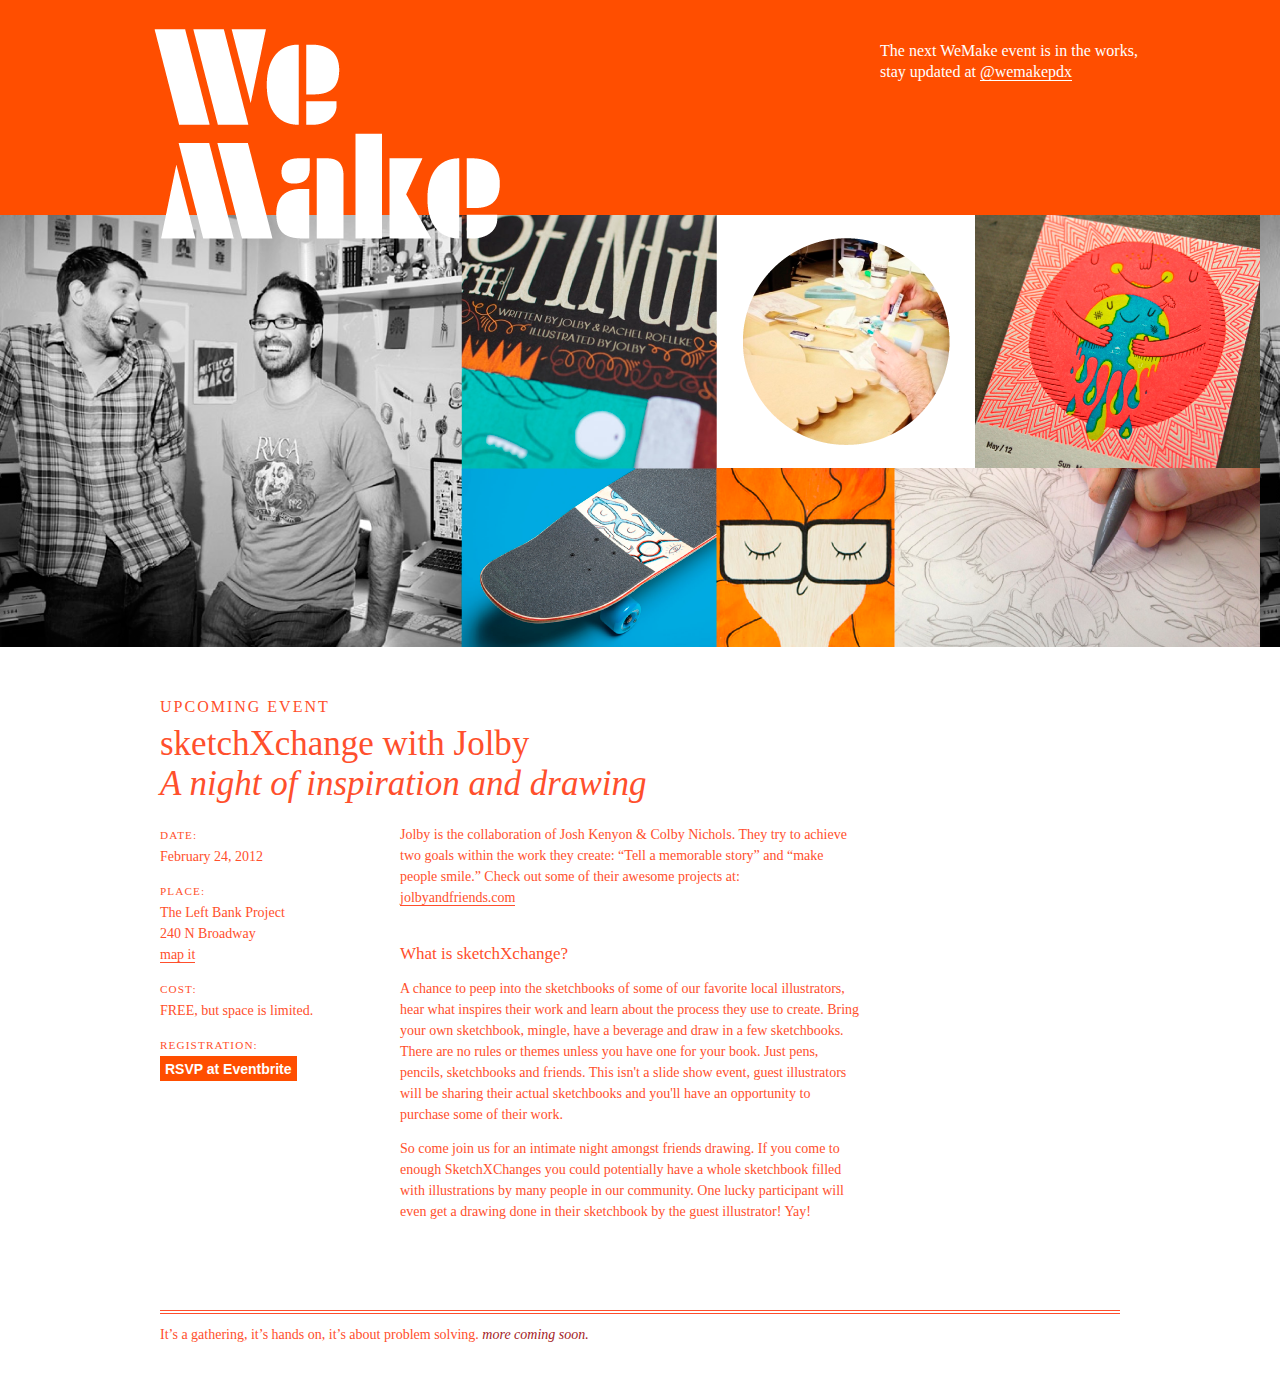
<file: 031212-archive-placeholder/index.html>
<!DOCTYPE html>
<!--[if lt IE 7 ]><html class="ie ie6" lang="en"> <![endif]-->
<!--[if IE 7 ]><html class="ie ie7" lang="en"> <![endif]-->
<!--[if IE 8 ]><html class="ie ie8" lang="en"> <![endif]-->
<!--[if (gte IE 9)|!(IE)]><!--><html lang="en"> <!--<![endif]-->

<script type="text/javascript">

  var _gaq = _gaq || [];
  _gaq.push(['_setAccount', 'UA-29313658-1']);
  _gaq.push(['_trackPageview']);

  (function() {
    var ga = document.createElement('script'); ga.type = 'text/javascript'; ga.async = true;
    ga.src = ('https:' == document.location.protocol ? 'https://ssl' : 'http://www') + '.google-analytics.com/ga.js';
    var s = document.getElementsByTagName('script')[0]; s.parentNode.insertBefore(ga, s);
  })();

</script>


<head>

	<!-- Basic Page Needs
  ================================================== -->
	<meta charset="utf-8">
	<title>WeMake Portland: Connect. Create. Collaborate</title>
	<meta name="description" content="To provide a platform that fosters art, design, and craft through community collaborations.">
	<meta name="Keywords" content="wemake, wemakepdx, make, sketchxchange, illustration, portland, oregon" />
	
	<meta name="author" content="">

	<!-- Mobile Specific Metas
  ================================================== -->
	<meta name="viewport" content="width=device-width, initial-scale=1, maximum-scale=1">

	<!-- CSS
  ================================================== -->
	<link rel="stylesheet" href="stylesheets/base.css">
	<link rel="stylesheet" href="stylesheets/skeleton.css">
	<link rel="stylesheet" href="stylesheets/layout.css">
		<link rel="stylesheet" href="stylesheets/styles-lizy.css">


	<!--[if lt IE 9]>
		<script src="http://html5shim.googlecode.com/svn/trunk/html5.js"></script>
	<![endif]-->

	<!-- Favicons
	================================================== -->
	<link rel="shortcut icon" href="images/favicon.ico">
	<link rel="apple-touch-icon" href="images/apple-touch-icon.png">
	<link rel="apple-touch-icon" sizes="72x72" href="images/apple-touch-icon-72x72.png">
	<link rel="apple-touch-icon" sizes="114x114" href="images/apple-touch-icon-114x114.png">

</head>
<body>


<!--facebook-->
<div id="fb-root"></div>
<script>(function(d, s, id) {
  var js, fjs = d.getElementsByTagName(s)[0];
  if (d.getElementById(id)) return;
  js = d.createElement(s); js.id = id;
  js.src = "//connect.facebook.net/en_US/all.js#xfbml=1&appId=229865480379084";
  fjs.parentNode.insertBefore(js, fjs);
}(document, 'script', 'facebook-jssdk'));</script>


	<!-- Primary Page Layout
	================================================== -->

	<!-- Delete everything in this .container and get started on your own site! -->

	
	
	
	
	<div class="header-wrap">
	
		<div class="header container">
		
		

			
			<div class="container five columns offset-by-twelve  alpha">
				
				<p>The next WeMake event is in the works, stay updated at <a href="https://twitter.com/#!/wemakepdx" target="_blank">@wemakepdx</a></p>
			</div><!-- container five columns -->
			
			<div class="container four columns">
				<img class="logo" src="images/wemake-logo.png" alt="WeMake Logo">
			</div><!-- container four columns alpha -->
			
			

	

		
		

		</div> <!-- header -->	
	
	</div> <!-- header-wrap -->




	<div class="banner-wrap">		
	</div><!-- banner-wrap -->
	
	
	<div class="main container ">
	<h3>Upcoming Event</h3>
	<h1>sketchXchange with Jolby<br/><em>A night of inspiration and drawing</em>
</h1>
		<div class="container four columns alpha">
		<p>
		
		<span class="caps">Date:</span><br/> February 24, 2012</p>
		<p>
		<span class="caps">Place:</span><br/>The Left Bank Project<br/> 240 N Broadway<br/><a href="http://maps.google.com/maps/place?q=left+bank+portland&cid=11724618280500726910" target="_blank">map it</a></p>
<p><span class="caps"> Cost:</span><br/>FREE, but space is limited.<br/></p>


<p>
<span class="caps">Registration:</span><br/>
<a href="http://wemakepdx-eorg.eventbrite.com/" class="button">RSVP at Eventbrite</a></p>



		</div><!-- container four columns alpha -->

		<div class="container eight columns">
		
		<p>Jolby is the collaboration of Josh Kenyon &amp; Colby Nichols. They try to achieve two goals within the work they create: &ldquo;Tell a memorable story&rdquo; and &ldquo;make people smile.&rdquo;
	
		Check out some of their awesome projects at: <br/><a href="http://jolbyandfriends.com">jolbyandfriends.com</a></p><br/>
		
		<h5>What is sketchXchange?</h5>
<p>A chance to peep into the sketchbooks of some of our favorite local illustrators, hear what inspires their work and learn about the process they use to create. Bring your own sketchbook, mingle, have a beverage and draw in a few sketchbooks. There are no rules or themes unless you have one for your book. Just pens, pencils, sketchbooks and friends. This isn't a slide show event, guest illustrators will be sharing their actual sketchbooks and you'll have an opportunity to purchase some of their work.</p>

<p>So come join us for an intimate night amongst friends drawing. If you come to enough SketchXChanges you could potentially have a whole sketchbook filled with illustrations by many people in our community. One lucky participant will even get a drawing done in their sketchbook by the guest illustrator! Yay!</p>
		</div><!-- container four columns offset-by-one -->
		
		<div class="container four columns ">
		
		<div class="fb-like" data-href="https://www.facebook.com/wemakepdx" data-send="false" data-width="300" data-show-faces="true"></div>
	
		</div><!-- container four columns offset-by-one -->

	</div><!-- main -->
	
	
	<div class="footer container first">
	<p>It’s a gathering, it’s hands on, it’s about problem&nbsp;solving. <span class="soon">more&nbsp;coming&nbsp;soon. </span></p>	
	</div><!-- footer -->
	

	
	
	
	
	
	
	
	
	
	</div><!-- container -->



	<!-- JS
	================================================== -->
	<script src="http://code.jquery.com/jquery-1.7.1.min.js"></script>
	<script src="javascripts/tabs.js"></script>
	


<!-- End Document
================================================== -->
</body>
</html>
</file>
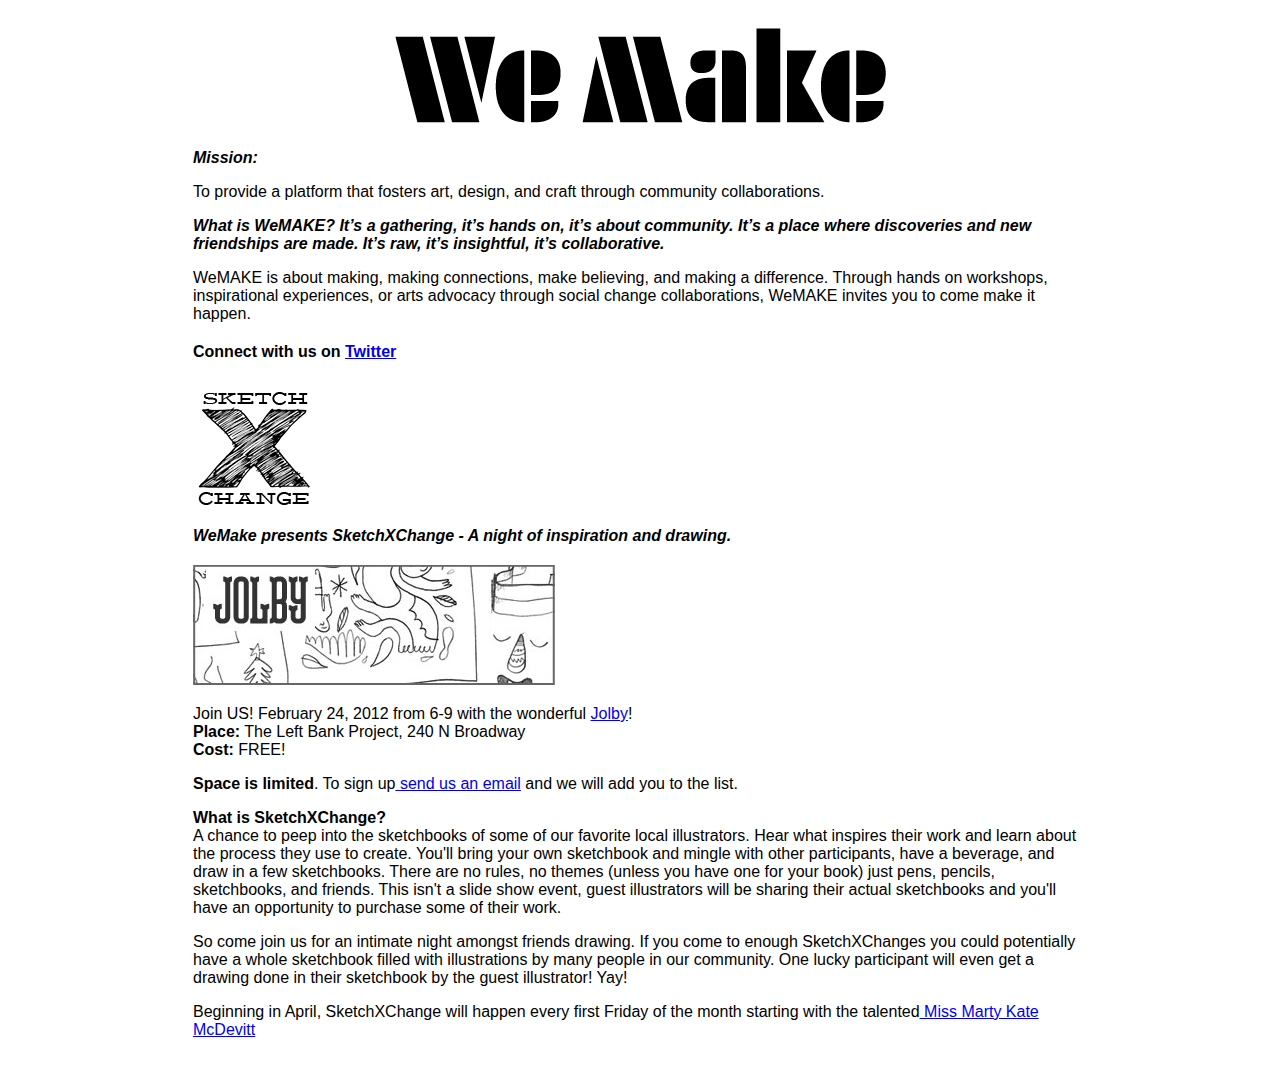
<file: archive/index.html>
<!DOCTYPE html PUBLIC "-//W3C//DTD XHTML 1.0 Transitional//EN" "http://www.w3.org/TR/xhtml1/DTD/xhtml1-transitional.dtd">
<html xmlns="http://www.w3.org/1999/xhtml">
<head>
<meta http-equiv="Content-Type" content="text/html; charset=UTF-8" />
<title>WeMake- Connect. Create. Collaborate</title>
<meta name="Description" content="To provide a platform that fosters art, design, and craft through community collaborations.  " />
<meta name="Keywords" content="wemake, wemakepdx, make, sketchxchange, illustration, portland, oregon" />
<meta http-equiv="Content-Type" content="text/html; charset=UTF-8" />
<html>
<style type="text/css">
body p {
	font-family: "Trebuchet MS", Arial, Helvetica, sans-serif;
}
.bold {
	font-weight: bold;
	font-family: "Trebuchet MS", Arial, Helvetica, sans-serif;
}
.bolditalic {
	font-style: italic;
	font-weight: bold;
}
body {
	margin-top: 20px;
}
</style>
<table width="900" border="0" align="center">
  <tr>
    <td><div align="center"><img src="images/wemake.png" width="507" height="106" align="absmiddle" /></div></td>
  </tr>
  <tr>
  
    <td><p class="bold"><span class="bolditalic">Mission:</span></p>
      <p>To provide a platform that fosters art, design, and craft through community collaborations. </p>
      <p class="bolditalic">What is WeMAKE?
        It’s a gathering, it’s hands on, it’s about community.
        It’s a place where discoveries and new friendships are made.
        It’s raw, it’s insightful, it’s collaborative. </p>
      <p>WeMAKE is about making, making connections, make believing, and making a difference.
        
        Through hands on workshops, inspirational experiences, or arts advocacy through
    social change collaborations, WeMAKE invites you to come make it happen. </p></td>
  </tr>
  <tr>
    <td class="bold">Connect with us on <a href="https://twitter.com/#!/wemakepdx">Twitter</a></td>
  </tr>
  <tr>
    <td>&nbsp;</td>
  </tr>
  <tr>
    <td><img src="images/xchange.png" width="120" height="120" /></td>
  </tr>
  <tr>
    <td><p class="bolditalic">WeMake presents SketchXChange - A night of inspiration and drawing.</p></td>
  </tr>
  <tr>
    <td><img src="Jolby_newsletter.jpg" width="362" height="120" /></td>
  </tr>
  <tr>
    <td><p>Join US! February 24, 2012 from 6-9 with the wonderful <a href="http://jolbyandfriends.com/">Jolby</a>!<br />
        <span class="bold">Place:</span> The Left Bank Project, 240 N Broadway<br />
        <span class="bold">Cost:</span> FREE!</p>
<p><span class="bold">Space is limited</span>. To sign up<a href="mailto:yvonne@wemakepdx.com"> send us an email</a> and we will add you to the list.</p>
      <p><span class="bold">What is SketchXChange?</span><br />
      A chance to peep into the sketchbooks of some of our favorite local illustrators. Hear what inspires their work and learn about the process they use to create. You'll bring your own sketchbook and mingle with other participants, have a beverage, and draw in a few sketchbooks. There are no rules, no themes (unless you have one for your book) just pens, pencils, sketchbooks, and friends. This isn't a slide show event, guest illustrators will be sharing their actual sketchbooks and you'll have an opportunity to purchase some of their work.</p>
      <p>So come join us for an intimate night amongst friends drawing. If you come to enough SketchXChanges you could potentially have a whole sketchbook filled with illustrations by many people in our community. One lucky participant will even get a drawing done in their sketchbook by the guest illustrator! Yay! </p>
    <p>Beginning in April, SketchXChange will happen every first Friday of the month starting with the talented<a href="http://marykatemcdevitt.com/"> Miss Marty Kate McDevitt</a></p></td>
  </tr>
</table>
</body>
</html>
</file>
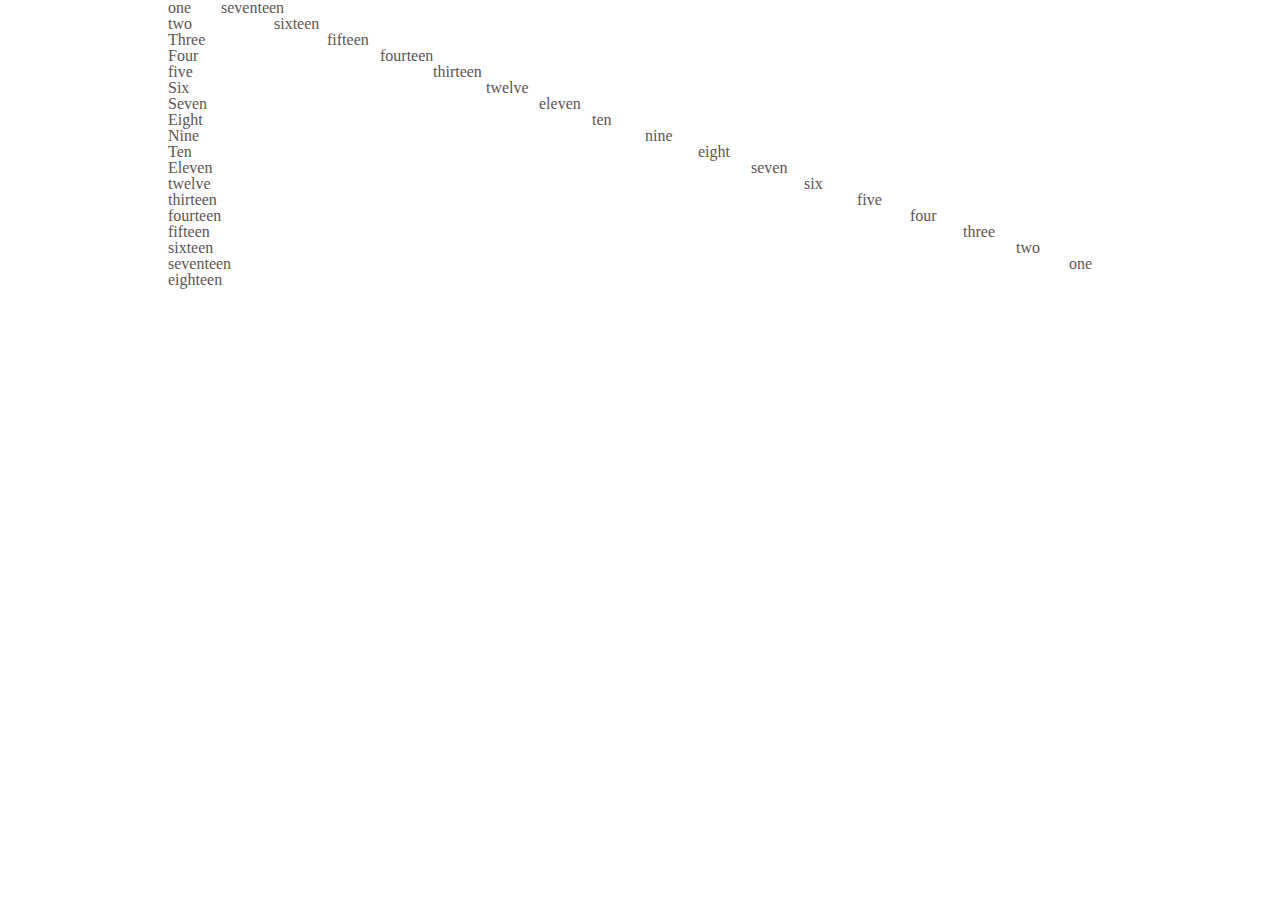
<file: grid-sample.html>
<!DOCTYPE html>
<!--[if lt IE 7 ]><html class="ie ie6" lang="en"> <![endif]-->
<!--[if IE 7 ]><html class="ie ie7" lang="en"> <![endif]-->
<!--[if IE 8 ]><html class="ie ie8" lang="en"> <![endif]-->
<!--[if (gte IE 9)|!(IE)]><!--><html lang="en"> <!--<![endif]-->
<head>

	<!-- Basic Page Needs
  ================================================== -->
	<meta charset="utf-8">
	<title>Your Page Title Here :)</title>
	<meta name="description" content="">
	<meta name="author" content="">

	<!-- Mobile Specific Metas
  ================================================== -->
	<meta name="viewport" content="width=device-width, initial-scale=1, maximum-scale=1">

	<!-- CSS
  ================================================== -->
	<link rel="stylesheet" href="stylesheets/base.css">
	<link rel="stylesheet" href="stylesheets/skeleton.css">
	<link rel="stylesheet" href="stylesheets/layout.css">

	<!--[if lt IE 9]>
		<script src="http://html5shim.googlecode.com/svn/trunk/html5.js"></script>
	<![endif]-->

	<!-- Favicons
	================================================== -->
	<link rel="shortcut icon" href="images/favicon.ico">
	<link rel="apple-touch-icon" href="images/apple-touch-icon.png">
	<link rel="apple-touch-icon" sizes="72x72" href="images/apple-touch-icon-72x72.png">
	<link rel="apple-touch-icon" sizes="114x114" href="images/apple-touch-icon-114x114.png">

</head>
<body>



	<!-- Primary Page Layout
	================================================== -->

	<!-- Delete everything in this .container and get started on your own site! -->

	<div class="container">
		
							<div class="one column alpha">one</div>
							<div class="seventeen columns omega">seventeen</div>
							
							<div class="two columns alpha">two</div>
							<div class="sixteen columns omega">sixteen</div>
							
							<div class="three columns alpha">Three</div>
							<div class="fifteen columns omega">fifteen</div>
							
							<div class="four columns alpha">Four</div>
							<div class="fourteen columns omega">fourteen</div>
							
							<div class="five columns alpha">five</div>
							<div class="thirteen columns omega">thirteen</div>
							
							<div class="six columns alpha">Six</div>
							<div class="twelve columns omega">twelve</div>
							
							<div class="seven columns alpha">Seven</div>
							<div class="eleven columns omega">eleven</div>
							
							<div class="eight columns alpha">Eight</div>
							<div class="ten  columns omega">ten</div>
							
							<div class="nine columns alpha">Nine</div>
							<div class="nine columns omega">nine</div>
							
							<div class="ten columns alpha">Ten</div>
							<div class="eight columns omega">eight</div>
							
							<div class="eleven columns alpha">Eleven</div>
							<div class="seven columns omega">seven</div>

							<div class="twelve columns alpha">twelve</div>
							<div class="six columns omega">six</div>						

							<div class="thirteen columns alpha">thirteen</div>
							<div class="five columns omega">five</div>
							
							<div class="fourteen columns alpha">fourteen</div>
							<div class="four columns omega">four</div>
							
							<div class="fifteen columns alpha">fifteen</div>
							<div class="three columns omega">three</div>
							
							<div class="sixteen columns alpha">sixteen</div>
							<div class="two columns omega">two</div>
							
							<div class="seventeen columns alpha">seventeen</div>
							<div class="one columns omega">one</div>
							
							<div class="eighteen columns alpha">eighteen</div>
							


	</div><!-- container -->



	<!-- JS
	================================================== -->
	<script src="http://code.jquery.com/jquery-1.7.1.min.js"></script>
	<script src="javascripts/tabs.js"></script>

<!-- End Document
================================================== -->
</body>
</html>
</file>
<file: 031212-archive-placeholder/stylesheets/base.css>
/*
* Skeleton V1.1
* Copyright 2011, Dave Gamache
* www.getskeleton.com
* Free to use under the MIT license.
* http://www.opensource.org/licenses/mit-license.php
* 8/17/2011
*/


/* Table of Content
==================================================
	#Reset & Basics
	#Basic Styles
	#Site Styles
	#Typography
	#Links
	#Lists
	#Images
	#Buttons
	#Tabs
	#Forms
	#Misc */


/* #Reset & Basics (Inspired by E. Meyers)
================================================== */
	html, body, div, span, applet, object, iframe, h1, h2, h3, h4, h5, h6, p, blockquote, pre, a, abbr, acronym, address, big, cite, code, del, dfn, em, img, ins, kbd, q, s, samp, small, strike, strong, sub, sup, tt, var, b, u, i, center, dl, dt, dd, ol, ul, li, fieldset, form, label, legend, table, caption, tbody, tfoot, thead, tr, th, td, article, aside, canvas, details, embed, figure, figcaption, footer, header, hgroup, menu, nav, output, ruby, section, summary, time, mark, audio, video {
		margin: 0;
		padding: 0;
		border: 0;
		font-size: 100%;
		font: inherit;
		vertical-align: baseline; }
	article, aside, details, figcaption, figure, footer, header, hgroup, menu, nav, section {
		display: block; }
	body {
		line-height: 1; }
	ol, ul {
		list-style: none; }
	blockquote, q {
		quotes: none; }
	blockquote:before, blockquote:after,
	q:before, q:after {
		content: '';
		content: none; }
	table {
		border-collapse: collapse;
		border-spacing: 0; }


/* #Basic Styles
================================================== */
	body {
		background: #fff;
		font: 14px/21px "Georgia", "Times New Roman", serif;
		color: #FF4F2C;
		-webkit-font-smoothing: antialiased; /* Fix for webkit rendering */
		-webkit-text-size-adjust: 100%;
 }


/* #Typography
================================================== */
	h1, h2, h3, h4, h5, h6 {
		color: #FF4F2C;
		font-family: "Georgia", "Times New Roman", serif;
		font-weight: normal; }
	h1 a, h2 a, h3 a, h4 a, h5 a, h6 a { font-weight: inherit; }
	h1 { font-size: 35px; line-height: 40px; margin-bottom: 20px;}
	h2 { font-size: 28px; line-height: 34px; margin-bottom: 17px; }
	h3 { font-size: 16px;
line-height: 34px;
margin-bottom: 0px;
text-transform: uppercase;
letter-spacing: 2px; }
	h4 { font-size: 21px; line-height: 30px; margin-bottom: 4px; }
	h5 { font-size: 17px; line-height: 24px;margin-bottom: 12px;  }
	h6 { font-size: 14px; line-height: 21px;margin-bottom: 10px;  }
	.subheader { color: #FF4F2C; }

	p { margin: 0 0 13px 0; }
	p img { margin: 0; }
	p.lead { font-size: 21px; line-height: 27px; color: #777;  }

	em { font-style: italic; }
	strong { font-weight: bold; color: #333; }
	small { font-size: 80%; }

/*	Blockquotes  */
	blockquote, blockquote p { font-size: 17px; line-height: 24px; color: #777; font-style: italic; }
	blockquote { margin: 0 0 20px; padding: 9px 20px 0 19px; border-left: 1px solid #ddd; }
	blockquote cite { display: block; font-size: 12px; color: #555; }
	blockquote cite:before { content: "\2014 \0020"; }
	blockquote cite a, blockquote cite a:visited, blockquote cite a:visited { color: #555; }

	hr { border: solid #ddd; border-width: 1px 0 0; clear: both; margin: 10px 0 30px; height: 0; }
	.caps {text-transform: uppercase; letter-spacing: 0.1em; font-size: .8em;}
	



/* #Links
================================================== */
	a, a:visited { text-decoration: none; border-bottom: solid thin; outline: 0; color: inherit; }
	a:hover, a:focus {cursor: pointer; border-bottom: none; color: #A31B1E; }
	p a, p a:visited { line-height: inherit; }


/* #Lists
================================================== */
	ul, ol { margin-bottom: 20px; }
	ul { list-style: none outside; }
	ol { list-style: decimal; }
	ol, ul.square, ul.circle, ul.disc { margin-left: 30px; }
	ul.square { list-style: square outside; }
	ul.circle { list-style: circle outside; }
	ul.disc { list-style: disc outside; }
	ul ul, ul ol,
	ol ol, ol ul { margin: 4px 0 5px 30px; font-size: 90%;  }
	ul ul li, ul ol li,
	ol ol li, ol ul li { margin-bottom: 6px; }
	li { line-height: 18px; margin-bottom: 12px; }
	ul.large li { line-height: 21px; }
	li p { line-height: 21px; }

/* #Images
================================================== */

	img.scale-with-grid {
		max-width: 100%;
		height: auto; }


/* #Buttons
================================================== */

	a.button,
	button,
	input[type="submit"],
	input[type="reset"],
	input[type="button"] {
			  display: inline-block;
			  color:#fff;
	  font-size: 14px;
	  font-weight: bold;
	  text-decoration: none;
	  cursor: pointer;
	  line-height: normal;
	  font-family: "HelveticaNeue", "Helvetica Neue", Helvetica, Arial, sans-serif; }

	.button:hover,
	button:hover,
	input[type="submit"]:hover,
	input[type="reset"]:hover,
	input[type="button"]:hover {background-color: #CC3333; color:white;
	}
		
		
		
		
			.button:active,
	button:active,
	input[type="submit"]:active,
	input[type="reset"]:active,
	input[type="button"]:active {background-color: #FF4E00;
		}
		
		
		
		
	.button.full-width,
	button.full-width,
	input[type="submit"].full-width,
	input[type="reset"].full-width,
	input[type="button"].full-width {
		width: 100%;
		padding-left: 0 !important;
		padding-right: 0 !important;
		text-align: center; }

	/* Fix for odd Mozilla border & padding issues */
	button::-moz-focus-inner,
	input::-moz-focus-inner {
    border: 0;
    padding: 0;
	}


/* #Tabs (activate in tabs.js)
================================================== */
	ul.tabs {
		display: block;
		margin: 0 0 20px 0;
		padding: 0;
		border-bottom: solid 1px #ddd; }
	ul.tabs li {
		display: block;
		width: auto;
		height: 30px;
		padding: 0;
		float: left;
		margin-bottom: 0; }
	ul.tabs li a {
		display: block;
		text-decoration: none;
		width: auto;
		height: 29px;
		padding: 0px 20px;
		line-height: 30px;
		border: solid 1px #ddd;
		border-width: 1px 1px 0 0;
		margin: 0;
		background: #f5f5f5;
		font-size: 13px; }
	ul.tabs li a.active {
		background: #fff;
		height: 30px;
		position: relative;
		top: -4px;
		padding-top: 4px;
		border-left-width: 1px;
		margin: 0 0 0 -1px;
		color: #111;
		-moz-border-radius-topleft: 2px;
		-webkit-border-top-left-radius: 2px;
		border-top-left-radius: 2px;
		-moz-border-radius-topright: 2px;
		-webkit-border-top-right-radius: 2px;
		border-top-right-radius: 2px; }
	ul.tabs li:first-child a.active {
		margin-left: 0; }
	ul.tabs li:first-child a {
		border-width: 1px 1px 0 1px;
		-moz-border-radius-topleft: 2px;
		-webkit-border-top-left-radius: 2px;
		border-top-left-radius: 2px; }
	ul.tabs li:last-child a {
		-moz-border-radius-topright: 2px;
		-webkit-border-top-right-radius: 2px;
		border-top-right-radius: 2px; }

	ul.tabs-content { margin: 0; display: block; }
	ul.tabs-content > li { display:none; }
	ul.tabs-content > li.active { display: block; }

	/* Clearfixing tabs for beautiful stacking */
	ul.tabs:before,
	ul.tabs:after {
	  content: '\0020';
	  display: block;
	  overflow: hidden;
	  visibility: hidden;
	  width: 0;
	  height: 0; }
	ul.tabs:after {
	  clear: both; }
	ul.tabs {
	  zoom: 1; }


/* #Forms
================================================== */

	form {
		margin-bottom: 20px; }
	fieldset {
		margin-bottom: 20px; }
	input[type="text"],
	input[type="password"],
	input[type="email"],
	textarea,
	select {
		border: 1px solid #ccc;
		padding: 6px 4px;
		outline: none;
		-moz-border-radius: 2px;
		-webkit-border-radius: 2px;
		border-radius: 2px;
		font: 13px "HelveticaNeue", "Helvetica Neue", Helvetica, Arial, sans-serif;
		color: #777;
		margin: 0;
		width: 210px;
		max-width: 100%;
		display: block;
		margin-bottom: 20px;
		background: #fff; }
	select {
		padding: 0; }
	input[type="text"]:focus,
	input[type="password"]:focus,
	input[type="email"]:focus,
	textarea:focus {
		border: 1px solid #aaa;
 		color: #444;
 		-moz-box-shadow: 0 0 3px rgba(0,0,0,.2);
		-webkit-box-shadow: 0 0 3px rgba(0,0,0,.2);
		box-shadow:  0 0 3px rgba(0,0,0,.2); }
	textarea {
		min-height: 60px; }
	label,
	legend {
		display: block;
		font-weight: bold;
		font-size: 13px;  }
	select {
		width: 220px; }
	input[type="checkbox"] {
		display: inline; }
	label span,
	legend span {
		font-weight: normal;
		font-size: 13px;
		color: #444; }

/* #Misc
================================================== */
	.remove-bottom { margin-bottom: 0 !important; }
	.half-bottom { margin-bottom: 10px !important; }
	.add-bottom { margin-bottom: 20px !important; }
</file>
<file: 031212-archive-placeholder/stylesheets/skeleton.css>
/*
* Skeleton V1.1
* Copyright 2011, Dave Gamache
* www.getskeleton.com
* Free to use under the MIT license.
* http://www.opensource.org/licenses/mit-license.php
* 8/17/2011
*/


/* Table of Contents
==================================================
    #Base 960 Grid
    #Tablet (Portrait)
    #Mobile (Portrait)
    #Mobile (Landscape)
    #Clearing */



/* #Base 960 Grid
================================================== */

    .container                                  { position: relative; width: 960px; margin: 0 auto; padding: 0; }
    .container .column,
    .container .columns                         { float: left; display: inline; margin-left: 10px; margin-right: 10px; }
    .row                                        { margin-bottom: 20px; }

    /* Nested Column Classes */
    .column.alpha, .columns.alpha               { margin-left: 0; }
    .column.omega, .columns.omega               { margin-right: 0; }

    /* Base Grid */
    .container .one.column,
    .container .one.columns                     { width: 40px;  }
    .container .two.columns                     { width: 100px; }
    .container .three.columns                   { width: 160px; }
    .container .four.columns                    { width: 220px; }
    .container .five.columns                    { width: 280px; }
    .container .six.columns                     { width: 340px; }
    .container .seven.columns                   { width: 400px; }
    .container .eight.columns                   { width: 460px; }
    .container .nine.columns                    { width: 520px; }
    .container .ten.columns                     { width: 580px; }
    .container .eleven.columns                  { width: 640px; }
    .container .twelve.columns                  { width: 700px; }
    .container .thirteen.columns                { width: 760px; }
    .container .fourteen.columns                { width: 820px; }
    .container .fifteen.columns                 { width: 880px; }
    .container .sixteen.columns                 { width: 940px; }

    .container .one-third.column                { width: 300px; }
    .container .two-thirds.column               { width: 620px; }

    /* Offsets */
    .container .offset-by-one                   { padding-left: 60px;  }
    .container .offset-by-two                   { padding-left: 120px; }
    .container .offset-by-three                 { padding-left: 180px; }
    .container .offset-by-four                  { padding-left: 240px; }
    .container .offset-by-five                  { padding-left: 300px; }
    .container .offset-by-six                   { padding-left: 360px; }
    .container .offset-by-seven                 { padding-left: 420px; }
    .container .offset-by-eight                 { padding-left: 480px; }
    .container .offset-by-nine                  { padding-left: 540px; }
    .container .offset-by-ten                   { padding-left: 600px; }
    .container .offset-by-eleven                { padding-left: 660px; }
    .container .offset-by-twelve                { padding-left: 720px; }
    .container .offset-by-thirteen              { padding-left: 780px; }
    .container .offset-by-fourteen              { padding-left: 840px; }
    .container .offset-by-fifteen               { padding-left: 900px; }



/* #Tablet (Portrait)
================================================== */

    /* Note: Design for a width of 768px */

    @media only screen and (min-width: 768px) and (max-width: 959px) {
        .container                                  { width: 768px; }
        .container .column,
        .container .columns                         { margin-left: 10px; margin-right: 10px;  }
        .column.alpha, .columns.alpha               { margin-left: 0; margin-right: 10px; }
        .column.omega, .columns.omega               { margin-right: 0; margin-left: 10px; }
        .alpha.omega                                { margin-left: 0; margin-right: 0; }

        .container .one.column,
        .container .one.columns                     { width: 28px; }
        .container .two.columns                     { width: 76px; }
        .container .three.columns                   { width: 124px; }
        .container .four.columns                    { width: 172px; }
        .container .five.columns                    { width: 220px; }
        .container .six.columns                     { width: 268px; }
        .container .seven.columns                   { width: 316px; }
        .container .eight.columns                   { width: 364px; }
        .container .nine.columns                    { width: 412px; }
        .container .ten.columns                     { width: 460px; }
        .container .eleven.columns                  { width: 508px; }
        .container .twelve.columns                  { width: 556px; }
        .container .thirteen.columns                { width: 604px; }
        .container .fourteen.columns                { width: 652px; }
        .container .fifteen.columns                 { width: 700px; }
        .container .sixteen.columns                 { width: 748px; }

        .container .one-third.column                { width: 236px; }
        .container .two-thirds.column               { width: 492px; }

        /* Offsets */
        .container .offset-by-one                   { padding-left: 48px; }
        .container .offset-by-two                   { padding-left: 96px; }
        .container .offset-by-three                 { padding-left: 144px; }
        .container .offset-by-four                  { padding-left: 192px; }
        .container .offset-by-five                  { padding-left: 240px; }
        .container .offset-by-six                   { padding-left: 288px; }
        .container .offset-by-seven                 { padding-left: 336px; }
        .container .offset-by-eight                 { padding-left: 348px; }
        .container .offset-by-nine                  { padding-left: 432px; }
        .container .offset-by-ten                   { padding-left: 480px; }
        .container .offset-by-eleven                { padding-left: 528px; }
        .container .offset-by-twelve                { padding-left: 576px; }
        .container .offset-by-thirteen              { padding-left: 624px; }
        .container .offset-by-fourteen              { padding-left: 672px; }
        .container .offset-by-fifteen               { padding-left: 720px; }
    }


/*  #Mobile (Portrait)
================================================== */

    /* Note: Design for a width of 320px */

    @media only screen and (max-width: 767px) {
        .container { width: 300px; }
        .container .columns,
        .container .column { margin: 0; }

        .container .one.column,
        .container .one.columns,
        .container .two.columns,
        .container .three.columns,
        .container .four.columns,
        .container .five.columns,
        .container .six.columns,
        .container .seven.columns,
        .container .eight.columns,
        .container .nine.columns,
        .container .ten.columns,
        .container .eleven.columns,
        .container .twelve.columns,
        .container .thirteen.columns,
        .container .fourteen.columns,
        .container .fifteen.columns,
        .container .sixteen.columns,
        .container .one-third.column,
        .container .two-thirds.column  { width: 300px; }

        /* Offsets */
        .container .offset-by-one,
        .container .offset-by-two,
        .container .offset-by-three,
        .container .offset-by-four,
        .container .offset-by-five,
        .container .offset-by-six,
        .container .offset-by-seven,
        .container .offset-by-eight,
        .container .offset-by-nine,
        .container .offset-by-ten,
        .container .offset-by-eleven,
        .container .offset-by-twelve,
        .container .offset-by-thirteen,
        .container .offset-by-fourteen,
        .container .offset-by-fifteen { padding-left: 0; }


    }


/* #Mobile (Landscape)
================================================== */

    /* Note: Design for a width of 480px */

    @media only screen and (min-width: 480px) and (max-width: 767px) {
        .container { width: 420px; }
        .container .columns,
        .container .column { margin: 0; }

        .container .one.column,
        .container .one.columns,
        .container .two.columns,
        .container .three.columns,
        .container .four.columns,
        .container .five.columns,
        .container .six.columns,
        .container .seven.columns,
        .container .eight.columns,
        .container .nine.columns,
        .container .ten.columns,
        .container .eleven.columns,
        .container .twelve.columns,
        .container .thirteen.columns,
        .container .fourteen.columns,
        .container .fifteen.columns,
        .container .sixteen.columns,
        .container .one-third.column,
        .container .two-thirds.column { width: 420px; }
    }


/* #Clearing
================================================== */

    /* Self Clearing Goodness */
    .container:after { content: "\0020"; display: block; height: 0; clear: both; visibility: hidden; }

    /* Use clearfix class on parent to clear nested columns,
    or wrap each row of columns in a <div class="row"> */
    .clearfix:before,
    .clearfix:after,
    .row:before,
    .row:after {
      content: '\0020';
      display: block;
      overflow: hidden;
      visibility: hidden;
      width: 0;
      height: 0; }
    .row:after,
    .clearfix:after {
      clear: both; }
    .row,
    .clearfix {
      zoom: 1; }

    /* You can also use a <br class="clear" /> to clear columns */
    .clear {
      clear: both;
      display: block;
      overflow: hidden;
      visibility: hidden;
      width: 0;
      height: 0;
    }
</file>
<file: 031212-archive-placeholder/stylesheets/layout.css>
/*
* Skeleton V1.1
* Copyright 2011, Dave Gamache
* www.getskeleton.com
* Free to use under the MIT license.
* http://www.opensource.org/licenses/mit-license.php
* 8/17/2011
*/

/* Table of Content
==================================================
	#Site Styles
	#Page Styles
	#Media Queries
	#Font-Face */

/* #Site Styles
================================================== */

/* #Page Styles
================================================== */







/* #Media Queries
================================================== */

	/* Smaller than standard 960 (devices and browsers) */
	@media only screen and (max-width: 959px) {}

	/* Tablet Portrait size to standard 960 (devices and browsers) */
	@media only screen and (min-width: 768px) and (max-width: 959px) {}

	/* All Mobile Sizes (devices and browser) */
	@media only screen and (max-width: 767px) {}

	/* Mobile Landscape Size to Tablet Portrait (devices and browsers) */
	@media only screen and (min-width: 480px) and (max-width: 767px) {}

	/* Mobile Portrait Size to Mobile Landscape Size (devices and browsers) */
	@media only screen and (max-width: 479px) {}


/* #Font-Face
================================================== */
/* 	This is the proper syntax for an @font-face file
		Just create a "fonts" folder at the root,
		copy your FontName into code below and remove
		comment brackets */

/*	@font-face {
	    font-family: 'FontName';
	    src: url('../fonts/FontName.eot');
	    src: url('../fonts/FontName.eot?iefix') format('eot'),
	         url('../fonts/FontName.woff') format('woff'),
	         url('../fonts/FontName.ttf') format('truetype'),
	         url('../fonts/FontName.svg#webfontZam02nTh') format('svg');
	    font-weight: normal;
	    font-style: normal; }
*/
</file>
<file: 031212-archive-placeholder/stylesheets/styles-lizy.css>
/* #general
================================================== */

::selection {
	background: #ffe7dd; /* Safari */
	}
::-moz-selection {
	background: #ffe7dd; /* Firefox */
}


/* #homepage
================================================== */


/* Header ----------------------------------------------------------------- */

.header-wrap{background-color: #FF4E00; padding: 40px 0px 120px 0px; }
.logo{position: absolute; top:-75px; left:-30px;}
.header{}

.header p{color: white; font-size:16px;
}

.header a:hover{color: #891A45;}
a:hover{
	color:#CC3333 ;paddingadding: 5px 5px 4px 5px;
}

a.button{background-color:#FF4E00; padding: 5px 5px 4px 5px; text-decoration: none; 
	
}

/* banner ----------------------------------------------------------------- */
.banner-wrap{background-image:url(../images/jolby.png); background-repeat: repeat-x; height: 475px; background-color: #fff; }


/* main ----------------------------------------------------------------- */

.main{margin-bottom: 75px; }



/* footer ----------------------------------------------------------------- */
.footer{padding: 10px 0px 20px 0px; border-top:double 4px; }

    @media only screen and (max-width: 767px) {


        .logo{position: relative; left:-10px; top: 33px;
width: 300px;}
        .header-wrap{padding: 0px 0px 0px 0px;}
        .header .alpha{position: relative; top: 20px;}

}

.soon{color: #A31B1E; font-style: italic;
}
</file>
<file: stylesheets/base.css>
/*
* Skeleton V1.1
* Copyright 2011, Dave Gamache
* www.getskeleton.com
* Free to use under the MIT license.
* http://www.opensource.org/licenses/mit-license.php
* 8/17/2011
*/


/* Table of Content
==================================================
	#Reset & Basics
	#Basic Styles
	#Site Styles
	#Typography
	#Links
	#Lists
	#Images
	#Buttons
	#Tabs
	#Forms
	#Misc */


/* #Reset & Basics (Inspired by E. Meyers)
================================================== */
	html, body, div, span, applet, object, iframe, h1, h2, h3, h4, h5, h6, p, blockquote, pre, a, abbr, acronym, address, big, cite, code, del, dfn, em, img, ins, kbd, q, s, samp, small, strike, strong, sub, sup, tt, var, b, u, i, center, dl, dt, dd, ol, ul, li, fieldset, form, label, legend, table, caption, tbody, tfoot, thead, tr, th, td, article, aside, canvas, details, embed, figure, figcaption, footer, header, hgroup, menu, nav, output, ruby, section, summary, time, mark, audio, video {
		margin: 0;
		padding: 0;
		border: 0;
		font-size: 100%;
		font: inherit;
		vertical-align: baseline; }
	article, aside, details, figcaption, figure, footer, header, hgroup, menu, nav, section {
		display: block; }
	body {
		line-height: 1; }
	ol, ul {
		list-style: none; }
	blockquote, q {
		quotes: none; }
	blockquote:before, blockquote:after,
	q:before, q:after {
		content: '';
		content: none; }
	table {
		border-collapse: collapse;
		border-spacing: 0; }


/* #Basic Styles
================================================== */
	body, input {
		background: #fff;
		font: 14px/21px;
		font-family: 'Droid Serif', georgia, serif;
		color: #5d5450;
		-webkit-text-size-adjust: 100%;
		
	
		
 }
 
 



/* #Typography
================================================== */
	h1, h2, h3, h4, h5, h6, p {
		color: #5d5450;
		font-weight: normal; }
		
	p, h4, li{ text-transform: none; letter-spacing: normal; }
	h1 a, h2 a, h3 a, h4 a, h5 a, h6 a { font-weight: inherit; }
	h1 { font-size: 36px; line-height: 40px; margin-bottom: 16px; }
	h2 { font-size: 30px; line-height: 30px; margin-bottom: 20px; }	
	p ,h5, #nav li{ font-size: 16px; line-height: 25px; margin-bottom: 12px; }
	h3 { font-size: 13px;line-height:20px;margin-bottom: 20px;text-transform: uppercase;
	letter-spacing: .09em; color: #000; font-weight: normal;}
	 h4{color: #000; }
	
	h3 .line, .line{border-bottom: 1px  solid;padding-bottom:2px; color: #000; }
	
	h6 { font-size: 18px;  margin-bottom: 20px; line-height: 1.3em; }	

	

	#organizers p, 
	.button, 
	li, 
	h4, 
	#featured-details p, 
	#next p {font-size: 13px; line-height: 20px; margin: 0 0 10px 0; }
	
	p img { margin: 0; }

	em { font-style: italic; }
	strong { font-weight: bold; color: #333; }
	p.small, .small{ font-size:12px; line-height: 18px; }
	h4 .small {font-style: italic; color: #5d5450; }

	p {
-webkit-margin-before: 0em;
/* -webkit-margin-after: 0em; */
-webkit-margin-start: 0px;
-webkit-margin-end: 0px;
}


	hr		{ border: solid thin #d9d5d3; clear: both; margin:100px 0px 0px 0px; height: 0; }
	.caps 	{ text-transform: uppercase; letter-spacing: 0.1em; font-size: 90%;}	



/* #Links
================================================== */
	a, a:visited{ text-decoration: none; color: #ee4900;  }
	a:hover, a:focus {cursor: pointer; border-bottom: none; color: #A31B1E; }
	p a, p a:visited { line-height: inherit; }
 

/* #Facebook
================================================== */

.fb-facepile a{color: red !important; background-color: red !important;}


/* #Lists
================================================== */
	ul, ol { margin-bottom: 0px; }
	ul { list-style: none outside; }
	ol { list-style: decimal; }
	ol, ul.square, ul.circle, ul.disc { margin-left: 30px; }
	ul.square { list-style: square outside; }
	ul.circle { list-style: circle outside; }
	ul.disc { list-style: disc outside; }
	ul ul, ul ol,
	ol ol, ol ul { margin: 4px 0 5px 30px; font-size: 90%;  }
	ul ul li, ul ol li,
	ol ol li, ol ul li { margin-bottom: 6px; }
	li {margin-bottom: 5px; }
	ul.large li { line-height: 21px; }

/* #Images
================================================== */

	img.scale-with-grid {
		max-width: 100%;
		height: auto; }


/* #Buttons
================================================== */

	a.button, input[type="submit"],
	input[type="reset"],
	input[type="button"] 
	{background-color:#ee4900; padding: 5px 10px 5px 10px; text-decoration: none; 
	border: none;	  cursor: pointer; color: #fff;
	
		-moz-border-radius: 2px;
		-webkit-border-radius: 2px;
		border-radius: 2px;
		
	}




	.button:hover,
	button:hover,
	input[type="submit"]:hover,
	input[type="reset"]:hover,
	input[type="button"]:hover {background-color: #CC3333; color:white;
	}
		
		
		
		
			.button:active,
	button:active,
	input[type="submit"]:active,
	input[type="reset"]:active,
	input[type="button"]:active {background-color: #FF4E00;
		}
		
		
		
		
	.button.full-width,
	button.full-width,
	input[type="submit"].full-width,
	input[type="reset"].full-width,
	input[type="button"].full-width {
		width: 100%;
		padding-left: 0 !important;
		padding-right: 0 !important;
		text-align: center; }

	/* Fix for odd Mozilla border & padding issues */
	button::-moz-focus-inner,
	input::-moz-focus-inner {
    border: 0;
    padding: 0;
	}


/* #Tabs (activate in tabs.js)
================================================== */
	ul.tabs {
		display: block;
		margin: 0 0 20px 0;
		padding: 0;
		border-bottom: solid 1px #ddd; }
	ul.tabs li {
		display: block;
		width: auto;
		height: 30px;
		padding: 0;
		float: left;
		margin-bottom: 0; }
	ul.tabs li a {
		display: block;
		text-decoration: none;
		width: auto;
		height: 29px;
		padding: 0px 20px;
		line-height: 30px;
		border: solid 1px #ddd;
		border-width: 1px 1px 0 0;
		margin: 0;
		background: #f5f5f5;
		font-size: 13px; }
	ul.tabs li a.active {
		background: #fff;
		height: 30px;
		position: relative;
		top: -4px;
		padding-top: 4px;
		border-left-width: 1px;
		margin: 0 0 0 -1px;
		color: #111;
		-moz-border-radius-topleft: 2px;
		-webkit-border-top-left-radius: 2px;
		border-top-left-radius: 2px;
		-moz-border-radius-topright: 2px;
		-webkit-border-top-right-radius: 2px;
		border-top-right-radius: 2px; }
	ul.tabs li:first-child a.active {
		margin-left: 0; }
	ul.tabs li:first-child a {
		border-width: 1px 1px 0 1px;
		-moz-border-radius-topleft: 2px;
		-webkit-border-top-left-radius: 2px;
		border-top-left-radius: 2px; }
	ul.tabs li:last-child a {
		-moz-border-radius-topright: 2px;
		-webkit-border-top-right-radius: 2px;
		border-top-right-radius: 2px; }

	ul.tabs-content { margin: 0; display: block; }
	ul.tabs-content > li { display:none; }
	ul.tabs-content > li.active { display: block; }

	/* Clearfixing tabs for beautiful stacking */
	ul.tabs:before,
	ul.tabs:after {
	  content: '\0020';
	  display: block;
	  overflow: hidden;
	  visibility: hidden;
	  width: 0;
	  height: 0; }
	ul.tabs:after {
	  clear: both; }
	ul.tabs {
	  zoom: 1; }


/* #Forms
================================================== */

	form {
		margin-bottom: 0px; }
	fieldset {
		margin-bottom: 20px; }
	input[type="text"],
	input[type="password"],
	input[type="email"],
	textarea,
	select {
		border: 1px solid #ccc;
		padding: 8px 4px;
		outline: none;
		-moz-border-radius: 2px;
		-webkit-border-radius: 2px;
		border-radius: 2px;
		font: 13px 
		color: #777;
		margin: 0px 10px 10px 0px;
		width: 200px;
		max-width: 100%;
		background: #fff;
		float: left;
}
	select {
		padding: 0; }
	input[type="text"]:focus,
	input[type="password"]:focus,
	input[type="email"]:focus,
	textarea:focus {
		border: 1px solid #aaa;
 		color: #444;
 		-moz-box-shadow: 0 0 3px rgba(0,0,0,.2);
		-webkit-box-shadow: 0 0 3px rgba(0,0,0,.2);
		box-shadow:  0 0 3px rgba(0,0,0,.2); }
	textarea {
		min-height: 60px; }
	label,
	legend {
		display: block;
		font-weight: bold;
		font-size: 13px;  }
	select {
		width: 220px; }
	input[type="checkbox"] {
		display: inline; }
	label span,
	legend span {
		font-weight: normal;
		font-size: 13px;
		color: #444; }

/* #Misc
================================================== */
	.remove-bottom { margin-bottom: 0 !important; }
	.half-bottom { margin-bottom: 10px !important; }
	.add-bottom { margin-bottom: 20px !important; }
</file>
<file: stylesheets/skeleton.css>
/*
* Skeleton V1.1
* Copyright 2011, Dave Gamache
* www.getskeleton.com
* Free to use under the MIT license.
* http://www.opensource.org/licenses/mit-license.php
* 8/17/2011
*/


/* Table of Contents
==================================================
    #Base 960 Grid
    #Tablet (Portrait)
    #Mobile (Portrait)
    #Mobile (Landscape)
    #Clearing */



/* #Base 960 Grid
================================================== */




    .container                                  { position: relative; width: 944px; margin: 0 auto; padding: 0; 
    
    
    }
    .container .column,
    .container .columns                         { float: left; display: inline; margin-left: 5px; margin-right: 5px; 
    

    
    }
    
 	#top.wrap									{margin: 0px 20px 0px 20px; background-color: #F9F4F2;}
    
   

    /* Nested Column Classes */
    .column.alpha, .columns.alpha               { margin-left: 0; }
    .column.omega, .columns.omega               { margin-right: 0; }


    /* Base Grid */
    
    .container .one.column,
    .container .one.columns                     { width: 43px;  }
    .container .two.columns                     { width: 96px;  }
    .container .three.columns                   { width: 149px; }
    .container .four.columns                    { width: 202px; }
    .container .five.columns                    { width: 255px; }
    .container .six.columns                     { width: 308px; }
    .container .seven.columns                   { width: 361px; }
    .container .eight.columns                   { width: 414px; }
    .container .nine.columns                    { width: 467px; }
    .container .ten.columns, .ten               { width: 520px; }
    .container .eleven.columns                  { width: 573px; }
    .container .twelve.columns                  { width: 626px; }
    .container .thirteen.columns                { width: 679px; }
    .container .fourteen.columns                { width: 732px; }
    .container .fifteen.columns                 { width: 785px; }
    .container .sixteen.columns                 { width: 838px; }
	.container .seventeen.columns               { width: 891px; }
	.container .eighteen.columns                { width: 944px; }


    /* Offsets */
    .container .offset-by-one                   { margin-left: 53px;  }
    .container .offset-by-two                   { margin-left: 106px; }
    .container .offset-by-three                 { margin-left: 159px; }
    .container .offset-by-four                  { margin-left: 212px; }
    .container .offset-by-five                  { margin-left: 265px; }
    .container .offset-by-six                   { margin-left: 318px; }
    .container .offset-by-seven                 { margin-left: 371px; }
    .container .offset-by-eight                 { margin-left: 424px; }
    .container .offset-by-nine                  { margin-left: 477px; }
    .container .offset-by-ten                   { margin-left: 530px; }
    .container .offset-by-eleven                { margin-left: 583px; }
    .container .offset-by-twelve                { margin-left: 636px; }
    .container .offset-by-thirteen              { margin-left: 689px; }
    .container .offset-by-fourteen              { margin-left: 742px; }
    .container .offset-by-fifteen               { margin-left: 795px; }
    .container .offset-by-sixteen               { margin-left: 848px; }
    .container .offset-by-seventeen             { margin-left: 901px; }
    
	/* lizy's */
	#tagline{margin-top: 20px}
    #featured-details{padding-top: 18px;}
    .bottom-margin{margin-bottom: 40px;}
 	#next.bottom-margin{margin-bottom: 40px;}
	#header{padding: 40px 0px 120px 0px}
	#facebook{display: block;}
	#facebook-small{display: none;}	
	#about, #events{margin-top: 60px}

	


/* #Tablet (Portrait)================================================== */

    /* Note: Design for a width of 768px */
    
    
    

 
   @media only screen and (min-width: 520px) and (max-width: 1200px) {
        .container                                  { width: 746px;}
        .container .column,
        .container .columns                         { margin-left: 5px; margin-right: 5px;  }
        .column.alpha, .columns.alpha               { margin-left: 0; margin-right: 5px; }
        .column.omega, .columns.omega               { margin-right: 0; margin-left: 5px; }
        .alpha.omega                                { margin-left: 0; margin-right: 0; }

	    

	    #featured-photos img.six.columns                     	{ width: 202px; }             
		.container .eighteen.columns, 
		.container .fifteen.columns                             { width: 636px !important; margin-left: 43px; }
		





      
        /* Offsets */
        .container .offset-by-one		{margin-left: 0px; }

        .container .offset-by-two,
        .container .offset-by-three,
        .container .offset-by-four,
        .container .offset-by-five,
        .container .offset-by-six,
        .container .offset-by-seven,
        .container .offset-by-eight,
        .container .offset-by-nine,
        .container .offset-by-ten,
        .container .offset-by-eleven,
        .container .offset-by-twelve,
        .container .offset-by-thirteen,
        .container .offset-by-fourteen,
        .container .offset-by-fifteen
        .container .offset-by-sixteen,
        .container .offset-by-seventeen
        .container .eighteen.columns
                { margin-left: 43px; }
                
         
    
		/* lizy's */
		#tagline									{ margin-top: 20px }
		#next-content-padding						{ height: 170px; overflow: hidden;}
        #newsletter.six.columns						{ width: 215px; }
        #featured-photos img						{ width: 242px; }
		#featured-details							{ padding-top: 20px;}     
	    .bottom-margin{margin-bottom: 40px;}
	 	#next.bottom-margin{margin-bottom: 40px;}
	 	
	 		        .call-out							{width: 636px; top:590px !important;}
	 	.photo-cred 							{display: block;position: relative;left: 55px; top:650px !important;}
	 	
	 	.bird-icon{position: absolute;top:25px !important;left: 180px;}

                


}

 @media only screen and (max-width: 1024px) {
 
 
}



 @media only screen and (max-width: 768px) {

        #top.wrap, #intro-wrap {margin: 0px !important;  }
        

       
}


@media only screen and (device-width: 768px) {
 
 		#intro {position: absolute !important;}
 		
 		#intro-wrap, .slideshow li{
 		-webkit-background-size: auto !important;
 		-moz-background-size: auto !important;
 		-o-background-size: auto !important;
 		background-size: auto !important;
 			
 		}
 
}





/*  #Mobile (Portrait)
================================================== */

    /* Note: Design for a width of 520px */

    @media only screen and (max-width: 520px) {
        .container { width: 300px; }
        .container .columns,
        .container .column { margin: 0; }

        .container .one.column,
        .container .one.columns,
        .container .two.columns,
        .container .three.columns,
        .container .four.columns,
        .container .five.columns,
        .container .six.columns,
        .container .seven.columns,
        .container .eight.columns,
        .container .nine.columns,
        .container .ten.columns,
        .container .eleven.columns,
        .container .twelve.columns,
        .container .thirteen.columns,
        .container .fourteen.columns,
        .container .fifteen.columns,
        .container .sixteen.columns,
        .container .seventeen.columns,
        .container .eighteen.columns
{ width: 290px; }

        /* Offsets */
        .container .offset-by-one,
        .container .offset-by-two,
        .container .offset-by-three,
        .container .offset-by-four,
        .container .offset-by-five,
        .container .offset-by-six,
        .container .offset-by-seven,
        .container .offset-by-eight,
        .container .offset-by-nine,
        .container .offset-by-ten,
        .container .offset-by-eleven,
        .container .offset-by-twelve,
        .container .offset-by-thirteen,
        .container .offset-by-fourteen,
        .container .offset-by-fifteen
        .container .offset-by-sixteen,
        .container .offset-by-seventeen
        .container .eighteen.columns
                { margin-left: 0; }
                
        /* lizy's */
		#intro-wrap{display: none;}
		#mobile-header{display: block !important;}		
		#tagline{margin-top: 0px}
        #featured-photos { height: 216px; overflow: hidden; hidden; margin-bottom: 20px; }
        #featured-details{ padding-top: 0px;}
	    .bottom-margin{margin-bottom: 20px;}
	 	#next.bottom-margin{margin-bottom: 20px;}
	 	#organizers img{float: left; width: 75px; padding: 0px 10px 10px 0px;} 
	 	p, h4{font-size: 14px; line-height: 20px; margin: 0 0 10px 0; }
	 	#header{padding: 40px 0px 40px 0px}
		h1 {font-size: 30px;line-height: 30px;margin-bottom: 15px;}	        
		#about-content h3, #sub-footer h1, #sub-footer h3{text-align: left;}
		
		#top.wrap {margin: 0px;}	
		#facebook{display: none;}
		#facebook-small{display: block;}
		#sub-footer{text-align: left;}
		#sub-footer p#tweet{margin-right: 0px;}
		#footer p{margin-right: 110px;}
		
		#about {
margin-top: 0px !important;

}
		.top-button{display: none !important;}
		        #sub-footer-wrap{padding: 0px !important;}


    }






/* #Clearing
================================================== */

    /* Self Clearing Goodness */
    .container:after { content: "\0020"; display: block; height: 0; clear: both; visibility: hidden; }

    /* Use clearfix class on parent to clear nested columns,
    or wrap each row of columns in a <div class="row"> */
    .clearfix:before,
    .clearfix:after,
    .row:before,
    .row:after {
      content: '\0020';
      display: block;
      overflow: hidden;
      visibility: hidden;
      width: 0;
      height: 0; }
    .row:after,
    .clearfix:after {
      clear: both; }
    .row,
    .clearfix {
      zoom: 1; }

    /* You can also use a <br class="clear" /> to clear columns */
    .clear {
      clear: both;
      display: block;
      overflow: hidden;
      visibility: hidden;
      width: 0;
      height: 0;
    }

 	.clear-both {clear: both;}
</file>
<file: stylesheets/layout.css>
/*
* Skeleton V1.1
* Copyright 2011, Dave Gamache
* www.getskeleton.com
* Free to use under the MIT license.
* http://www.opensource.org/licenses/mit-license.php
* 8/17/2011
*/

/* Table of Content
==================================================
	#Site Styles
	#Page Styles
	#Media Queries
	#Font-Face */

/* #Site Styles
================================================== */

/* #Page Styles
================================================== */

/* #Media Queries
================================================== */

	/* Smaller than standard 960 (devices and browsers) */
	@media only screen and (max-width: 959px) {}

	/* Tablet Portrait size to standard 960 (devices and browsers) */
	@media only screen and (min-width: 768px) and (max-width: 959px) {}

	/* All Mobile Sizes (devices and browser) */
	@media only screen and (max-width: 767px) {}

	/* Mobile Landscape Size to Tablet Portrait (devices and browsers) */
	@media only screen and (min-width: 480px) and (max-width: 767px) {}

	/* Mobile Portrait Size to Mobile Landscape Size (devices and browsers) */
	@media only screen and (max-width: 479px) {}


/* #Font-Face
================================================== */
/* 	This is the proper syntax for an @font-face file
		Just create a "fonts" folder at the root,
		copy your FontName into code below and remove
		comment brackets */

/*	@font-face {
	    font-family: 'FontName';
	    src: url('../fonts/FontName.eot');
	    src: url('../fonts/FontName.eot?iefix') format('eot'),
	         url('../fonts/FontName.woff') format('woff'),
	         url('../fonts/FontName.ttf') format('truetype'),
	         url('../fonts/FontName.svg#webfontZam02nTh') format('svg');
	    font-weight: normal;
	    font-style: normal; }
*/
</file>
